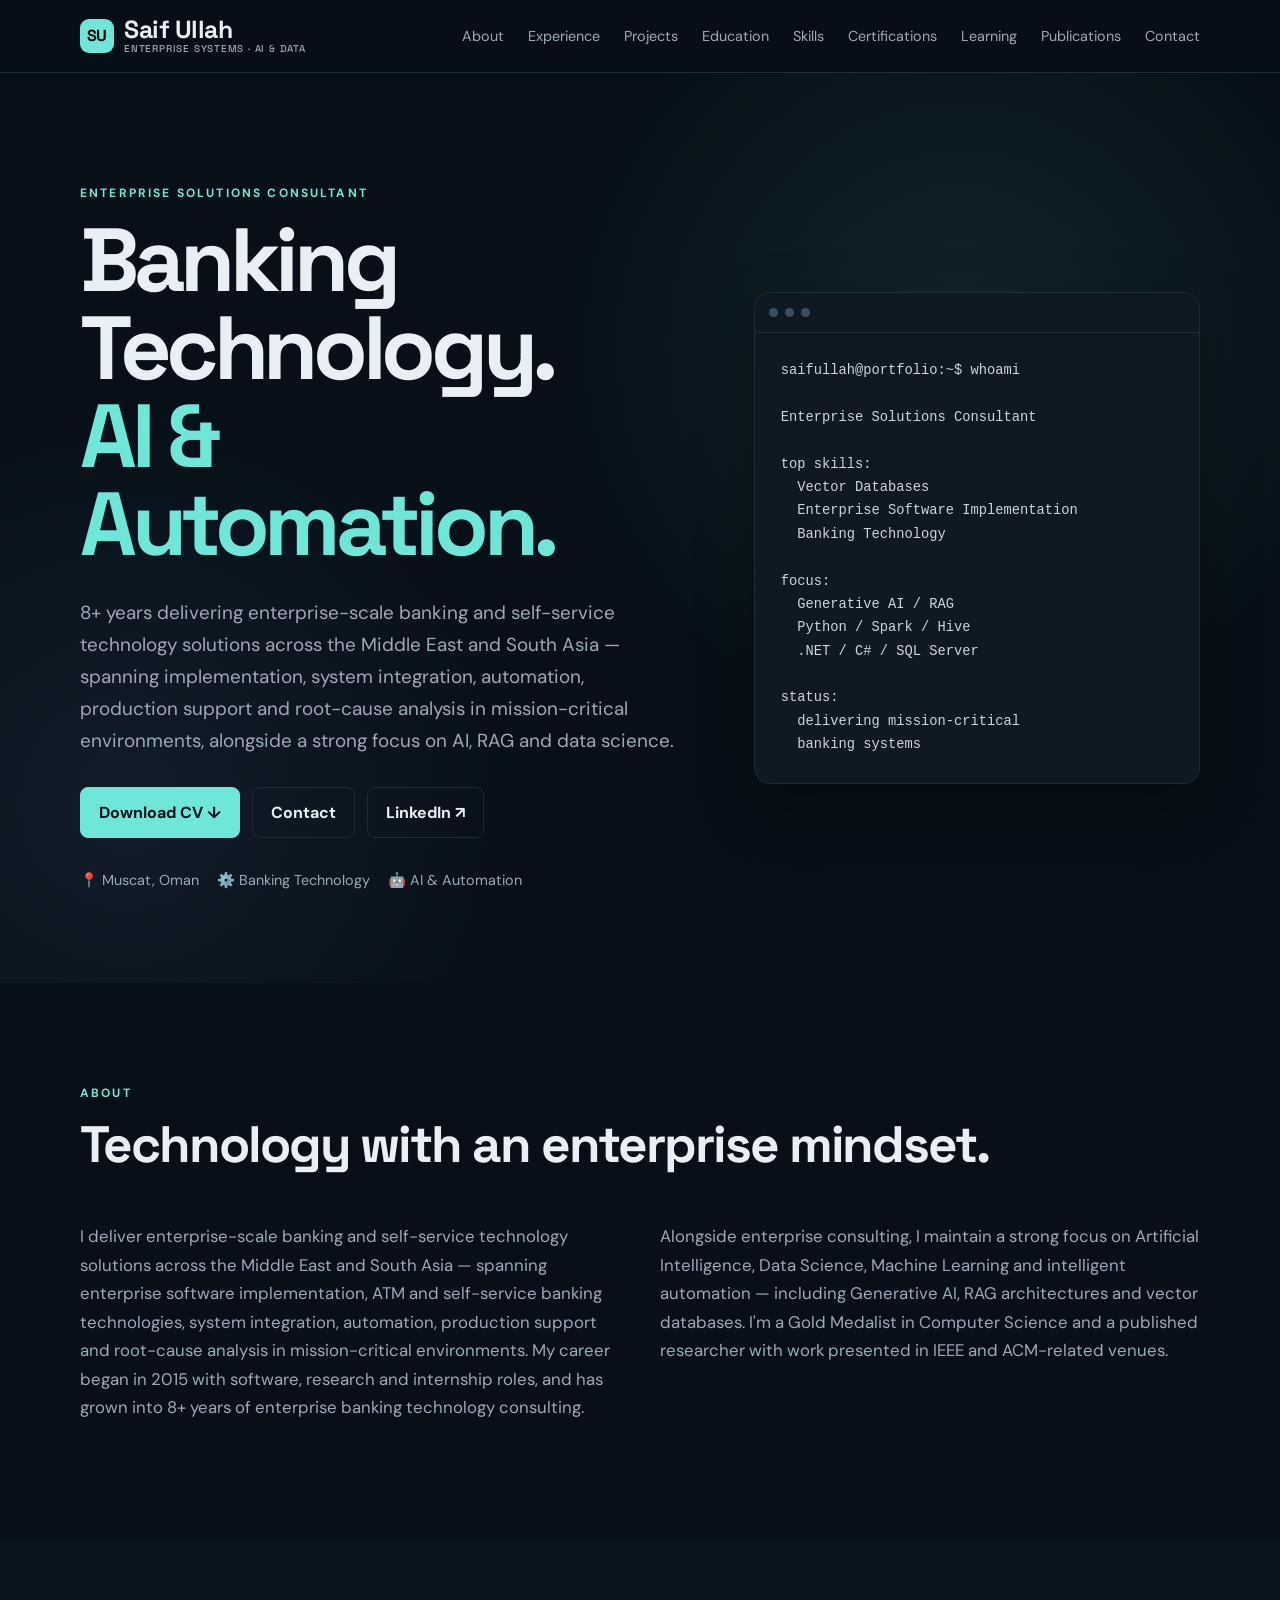
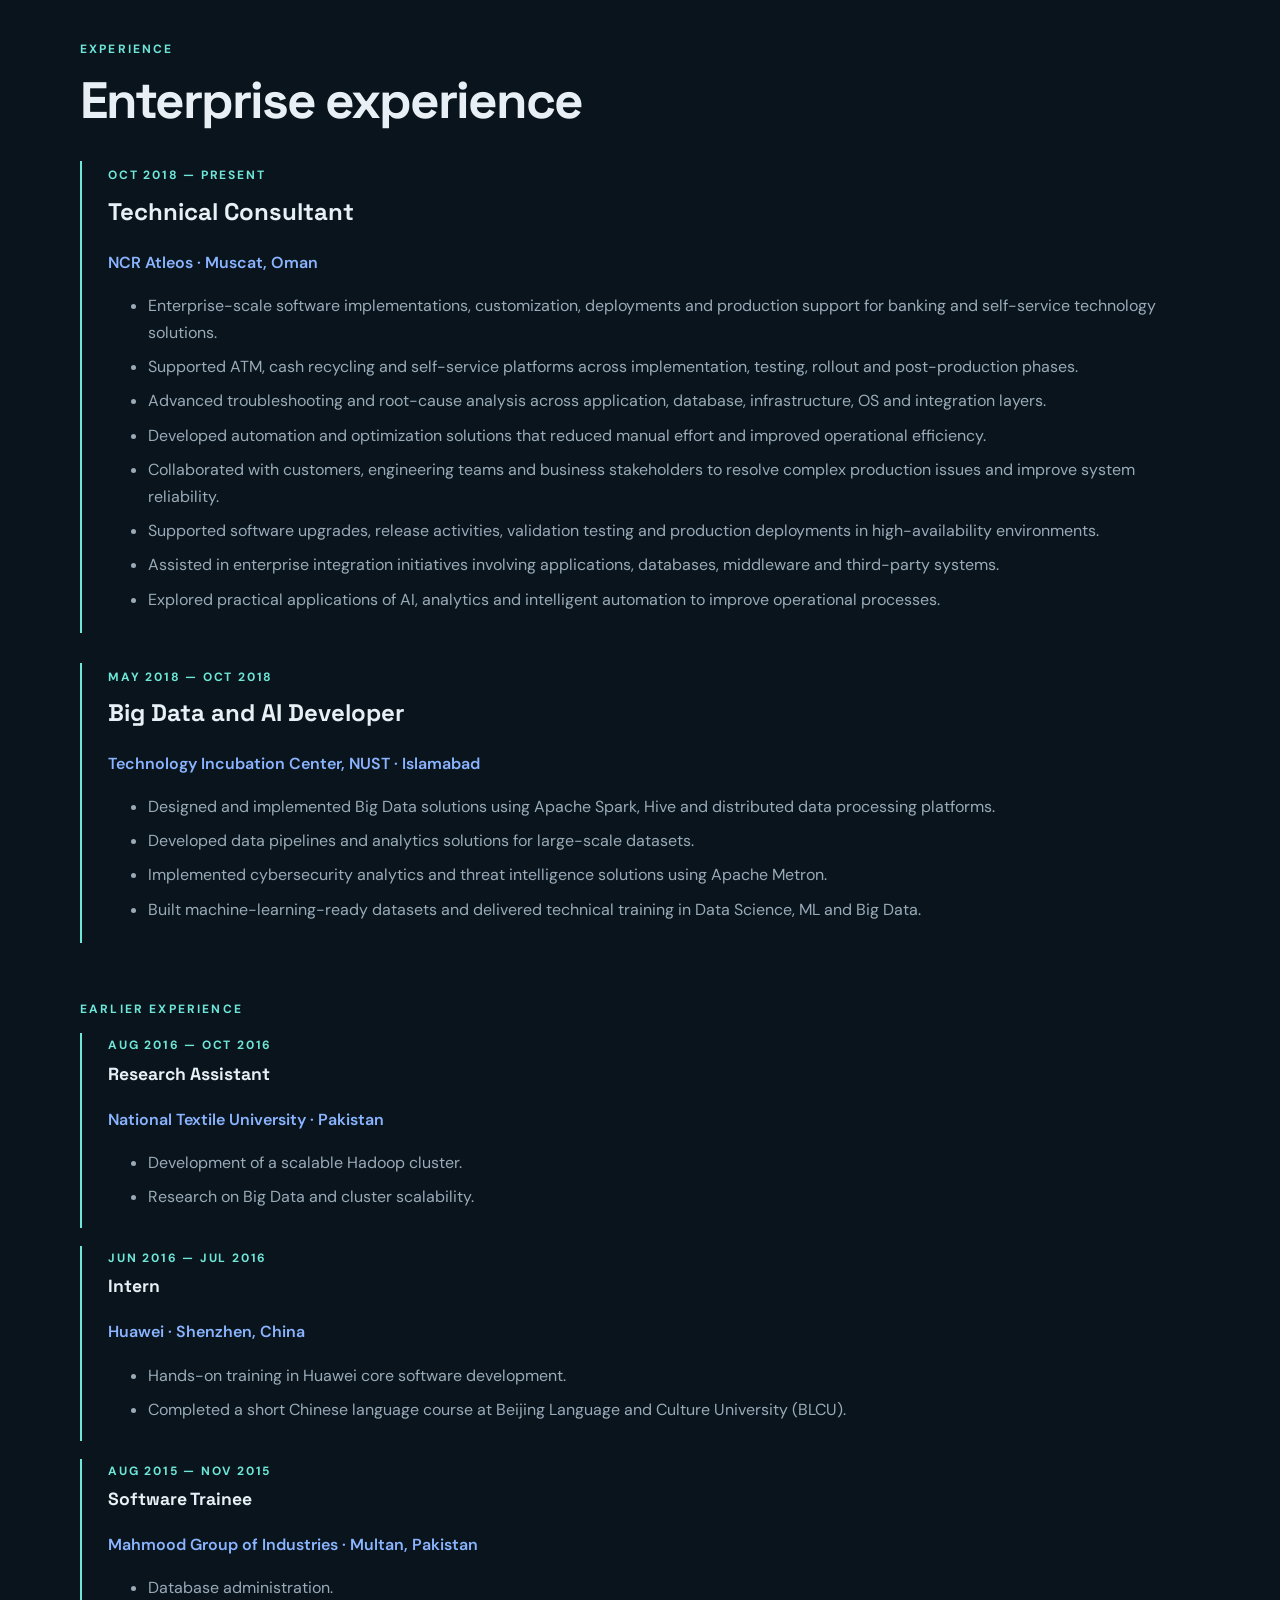
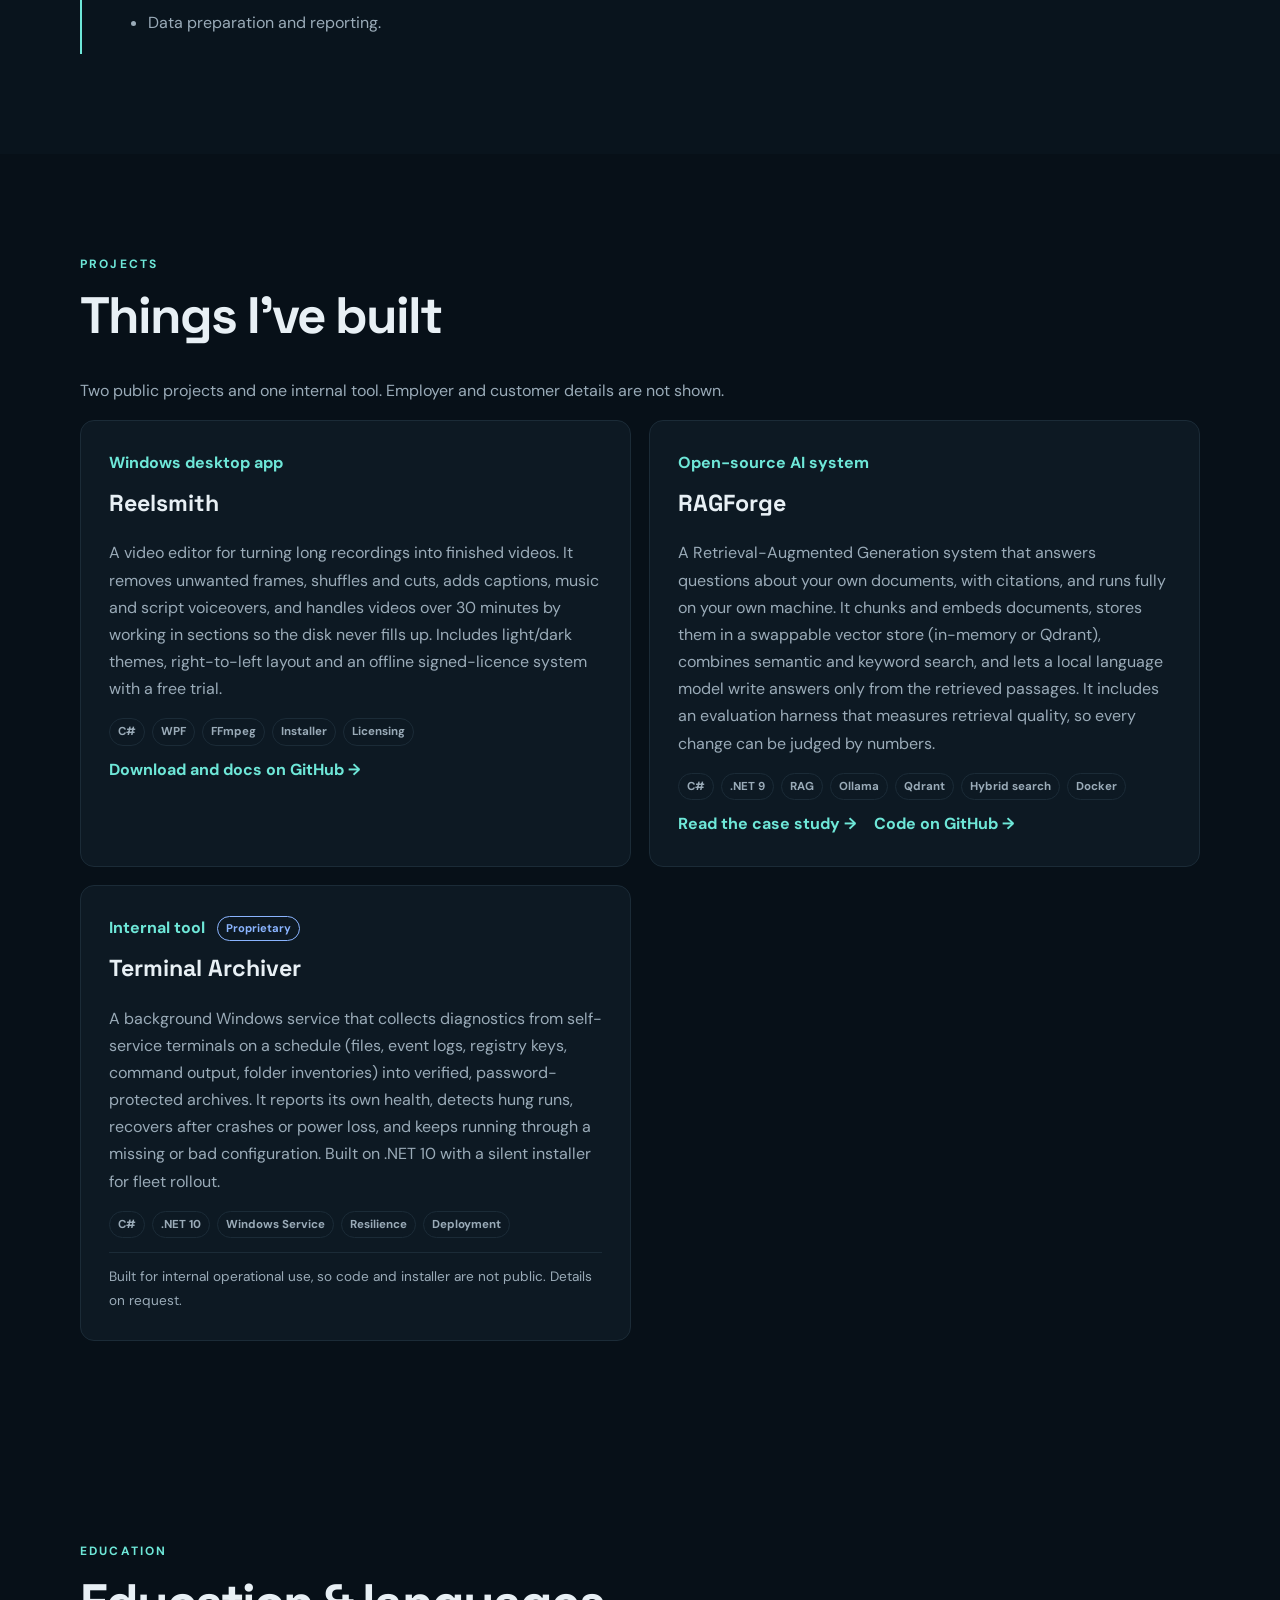
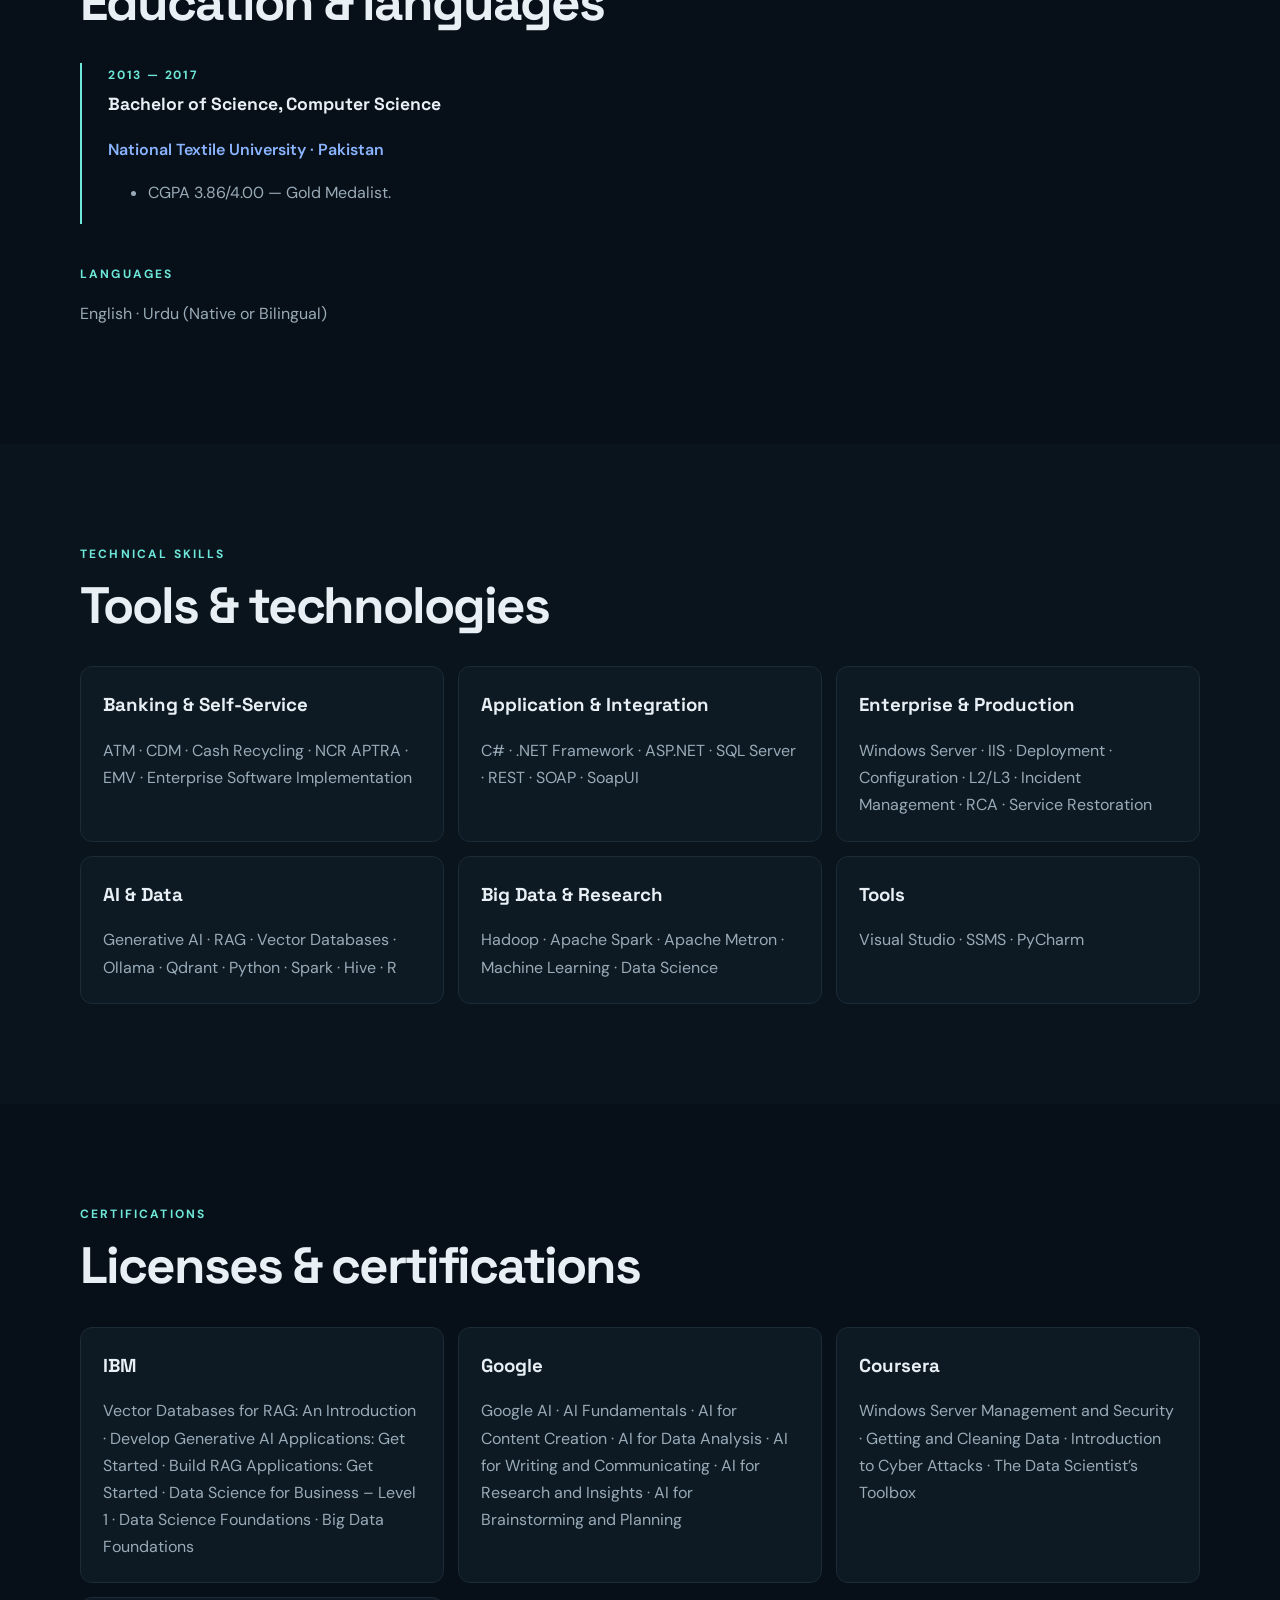
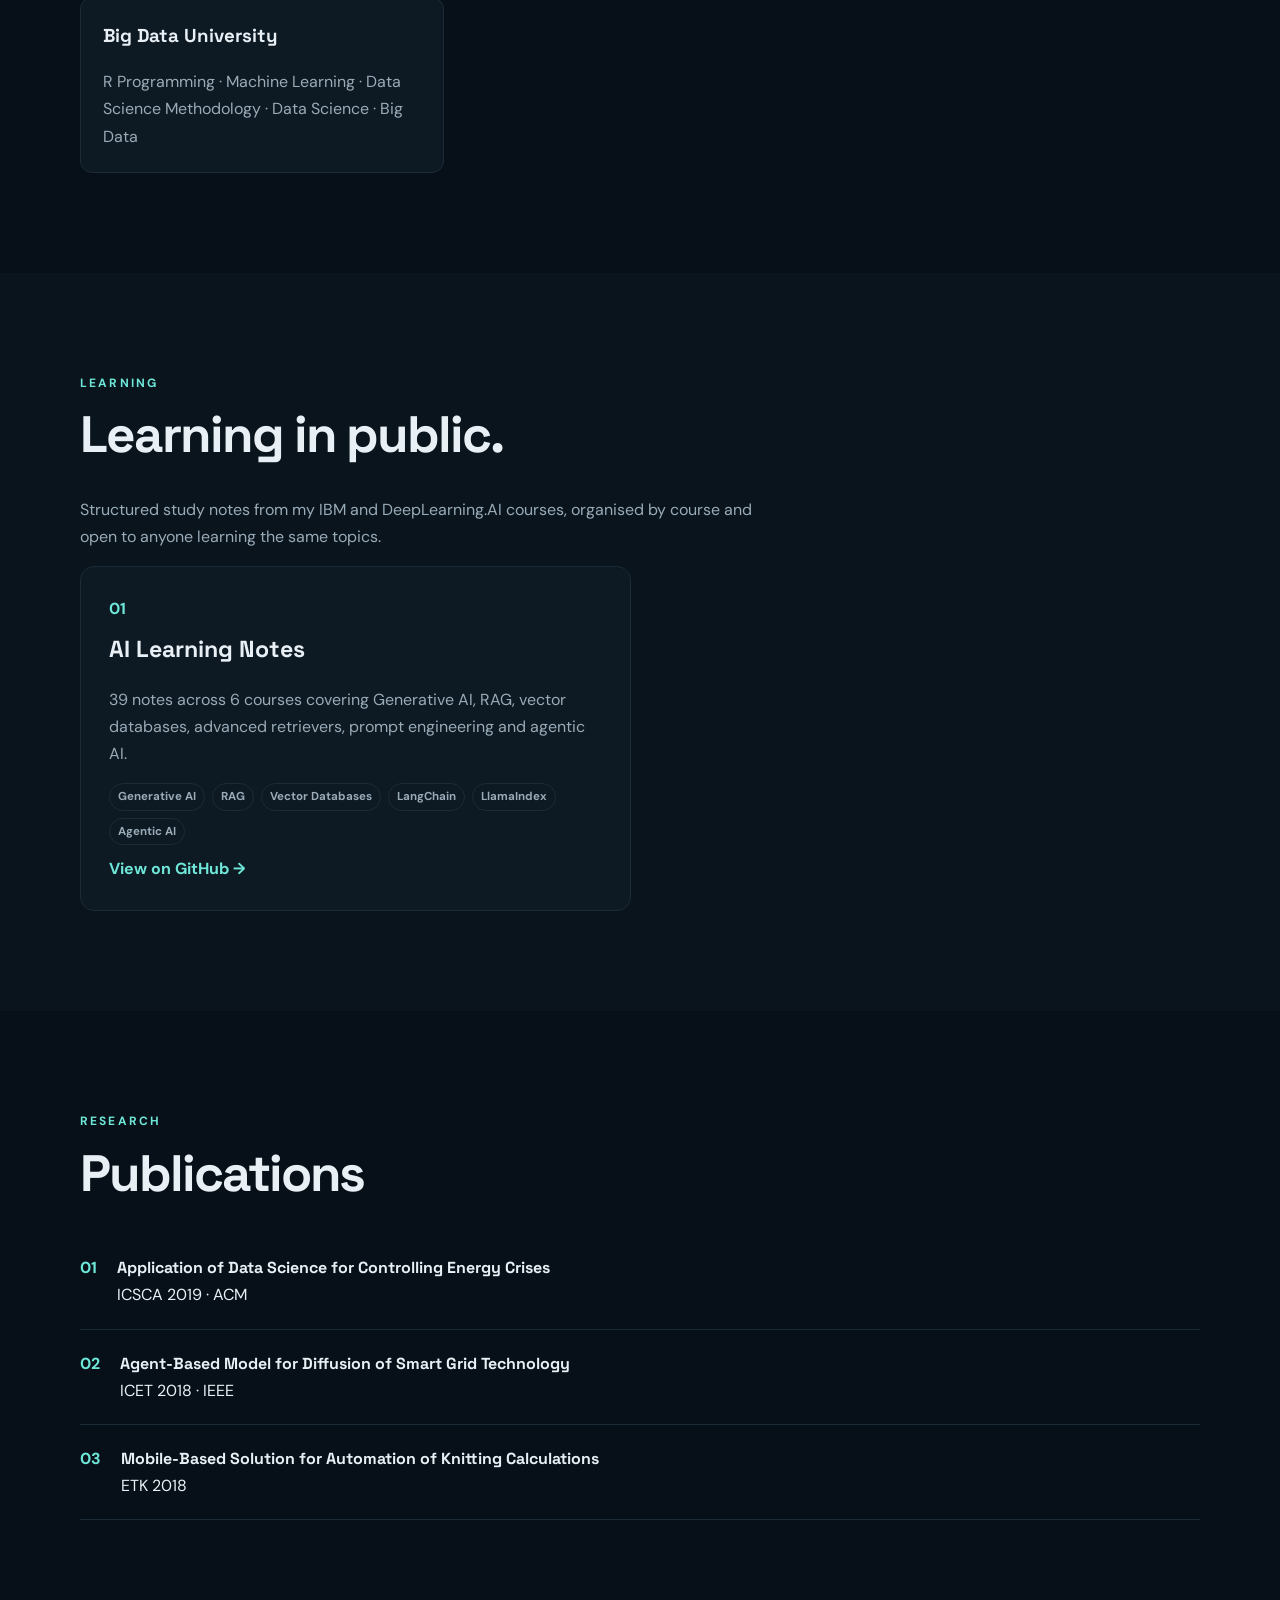
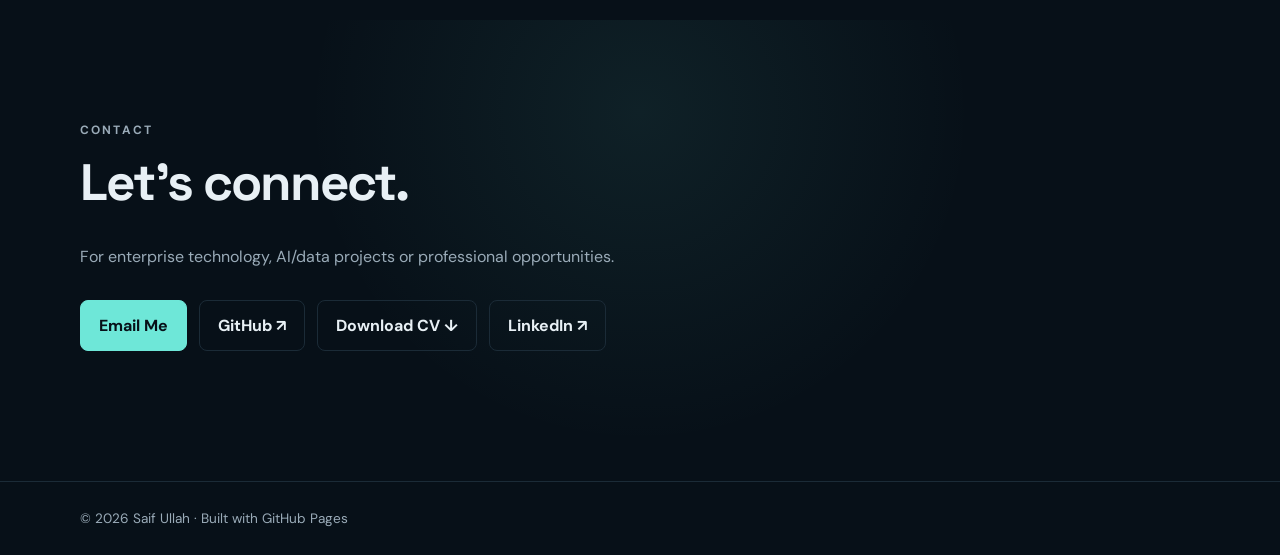
<file: index.html>
<!DOCTYPE html>
<html lang="en">
<head>
<meta charset="UTF-8">
<meta name="viewport" content="width=device-width, initial-scale=1.0">
<meta name="description" content="Saif Ullah — Enterprise Solutions Consultant specializing in Banking Technology, AI & Automation, and Digital Transformation.">
<title>Saif Ullah | Banking Technology • AI & Automation</title>
<link rel="icon" href="data:image/svg+xml,<svg xmlns=%22http://www.w3.org/2000/svg%22 viewBox=%220 0 100 100%22><text y=%22.9em%22 font-size=%2290%22>💻</text></svg>">
<meta property="og:title" content="Saif Ullah | Banking Technology • AI & Automation">
<meta property="og:description" content="Enterprise Solutions Consultant specializing in Banking Technology, AI &amp; Automation and Digital Transformation.">
<meta property="og:type" content="website">
<meta property="og:url" content="https://saifullah185032-ai.github.io/">
<meta name="twitter:card" content="summary">
<link rel="stylesheet" href="style.css">
</head>
<body>
<header class="nav">
  <div class="container nav-inner">
    <a class="brand" href="#home"><span class="brand-badge">SU</span><span class="brand-text">Saif Ullah<span class="brand-sub">Enterprise Systems · AI & Data</span></span></a>
    <nav>
      <a href="#about">About</a>
      <a href="#experience">Experience</a>
      <a href="#projects">Projects</a>
      <a href="#education">Education</a>
      <a href="#skills">Skills</a>
      <a href="#certifications">Certifications</a>
      <a href="#learning">Learning</a>
      <a href="#publications">Publications</a>
      <a href="#contact">Contact</a>
    </nav>
  </div>
</header>

<main>
<section id="home" class="hero">
  <div class="container hero-grid">
    <div>
      <p class="eyebrow">ENTERPRISE SOLUTIONS CONSULTANT</p>
      <h1>Banking Technology.<br><span>AI & Automation.</span></h1>
      <p class="lead">8+ years delivering enterprise-scale banking and self-service technology solutions across the Middle East and South Asia — spanning implementation, system integration, automation, production support and root-cause analysis in mission-critical environments, alongside a strong focus on AI, RAG and data science.</p>
      <div class="actions">
        <a class="button primary" href="assets/Saif_Ullah_CV.pdf" target="_blank" rel="noopener">Download CV ↓</a>
        <a class="button secondary" href="#contact">Contact</a><a class="button secondary" href="https://www.linkedin.com/in/saif-ullah-1754b086/" target="_blank" rel="noopener">LinkedIn ↗</a>
      </div>
      <div class="quick">
        <span>📍 Muscat, Oman</span>
        <span>⚙️ Banking Technology</span>
        <span>🤖 AI & Automation</span>
      </div>
    </div>
    <div class="hero-card">
      <div class="terminal-top"><i></i><i></i><i></i></div>
      <pre><code>saifullah@portfolio:~$ whoami

Enterprise Solutions Consultant

top skills:
  Vector Databases
  Enterprise Software Implementation
  Banking Technology

focus:
  Generative AI / RAG
  Python / Spark / Hive
  .NET / C# / SQL Server

status:
  delivering mission-critical
  banking systems</code></pre>
    </div>
  </div>
</section>

<section id="about" class="section">
<div class="container">
  <p class="eyebrow">ABOUT</p>
  <h2>Technology with an enterprise mindset.</h2>
  <div class="two-col">
    <p>I deliver enterprise-scale banking and self-service technology solutions across the Middle East and South Asia — spanning enterprise software implementation, ATM and self-service banking technologies, system integration, automation, production support and root-cause analysis in mission-critical environments. My career began in 2015 with software, research and internship roles, and has grown into 8+ years of enterprise banking technology consulting.</p>
    <p>Alongside enterprise consulting, I maintain a strong focus on Artificial Intelligence, Data Science, Machine Learning and intelligent automation — including Generative AI, RAG architectures and vector databases. I'm a Gold Medalist in Computer Science and a published researcher with work presented in IEEE and ACM-related venues.</p>
  </div>
</div>
</section>

<section id="experience" class="section alt">
<div class="container">
  <p class="eyebrow">EXPERIENCE</p>
  <h2>Enterprise experience</h2>
  <div class="timeline">
    <article>
      <div class="date">OCT 2018 — PRESENT</div>
      <h3>Technical Consultant</h3>
      <p class="company">NCR Atleos · Muscat, Oman</p>
      <ul>
        <li>Enterprise-scale software implementations, customization, deployments and production support for banking and self-service technology solutions.</li>
        <li>Supported ATM, cash recycling and self-service platforms across implementation, testing, rollout and post-production phases.</li>
        <li>Advanced troubleshooting and root-cause analysis across application, database, infrastructure, OS and integration layers.</li>
        <li>Developed automation and optimization solutions that reduced manual effort and improved operational efficiency.</li>
        <li>Collaborated with customers, engineering teams and business stakeholders to resolve complex production issues and improve system reliability.</li>
        <li>Supported software upgrades, release activities, validation testing and production deployments in high-availability environments.</li>
        <li>Assisted in enterprise integration initiatives involving applications, databases, middleware and third-party systems.</li>
        <li>Explored practical applications of AI, analytics and intelligent automation to improve operational processes.</li>
      </ul>
    </article>
    <article>
      <div class="date">MAY 2018 — OCT 2018</div>
      <h3>Big Data and AI Developer</h3>
      <p class="company">Technology Incubation Center, NUST · Islamabad</p>
      <ul>
        <li>Designed and implemented Big Data solutions using Apache Spark, Hive and distributed data processing platforms.</li>
        <li>Developed data pipelines and analytics solutions for large-scale datasets.</li>
        <li>Implemented cybersecurity analytics and threat intelligence solutions using Apache Metron.</li>
        <li>Built machine-learning-ready datasets and delivered technical training in Data Science, ML and Big Data.</li>
      </ul>
    </article>
  </div>

  <p class="eyebrow" style="margin-top:56px">EARLIER EXPERIENCE</p>
  <div class="timeline timeline-compact">
    <article>
      <div class="date">AUG 2016 — OCT 2016</div>
      <h3>Research Assistant</h3>
      <p class="company">National Textile University · Pakistan</p>
      <ul>
        <li>Development of a scalable Hadoop cluster.</li>
        <li>Research on Big Data and cluster scalability.</li>
      </ul>
    </article>
    <article>
      <div class="date">JUN 2016 — JUL 2016</div>
      <h3>Intern</h3>
      <p class="company">Huawei · Shenzhen, China</p>
      <ul>
        <li>Hands-on training in Huawei core software development.</li>
        <li>Completed a short Chinese language course at Beijing Language and Culture University (BLCU).</li>
      </ul>
    </article>
    <article>
      <div class="date">AUG 2015 — NOV 2015</div>
      <h3>Software Trainee</h3>
      <p class="company">Mahmood Group of Industries · Multan, Pakistan</p>
      <ul>
        <li>Database administration.</li>
        <li>Data preparation and reporting.</li>
      </ul>
    </article>
  </div>
</div>
</section>

<section id="projects" class="section">
<div class="container">
  <p class="eyebrow">PROJECTS</p>
  <h2>Things I've built</h2>
  <p class="section-intro">Two public projects and one internal tool. Employer and customer details are not shown.</p>
  <div class="cards">
    <article class="card"><span>Windows desktop app</span><h3>Reelsmith</h3><p>A video editor for turning long recordings into finished videos. It removes unwanted frames, shuffles and cuts, adds captions, music and script voiceovers, and handles videos over 30 minutes by working in sections so the disk never fills up. Includes light/dark themes, right-to-left layout and an offline signed-licence system with a free trial.</p><div class="tags"><b>C#</b><b>WPF</b><b>FFmpeg</b><b>Installer</b><b>Licensing</b></div><a href="https://github.com/saifullah185032-ai/reelsmith" class="repo-pending" data-repo="reelsmith" target="_blank" rel="noopener">Download and docs on GitHub →</a></article>
    <article class="card"><span>Open-source AI system</span><h3>RAGForge</h3><p>A Retrieval-Augmented Generation system that answers questions about your own documents, with citations, and runs fully on your own machine. It chunks and embeds documents, stores them in a swappable vector store (in-memory or Qdrant), combines semantic and keyword search, and lets a local language model write answers only from the retrieved passages. It includes an evaluation harness that measures retrieval quality, so every change can be judged by numbers.</p><div class="tags"><b>C#</b><b>.NET 9</b><b>RAG</b><b>Ollama</b><b>Qdrant</b><b>Hybrid search</b><b>Docker</b></div><a href="ragforge.html" style="margin-right:18px">Read the case study →</a><a href="https://github.com/saifullah185032-ai/RAGForge" class="repo-pending" data-repo="RAGForge" target="_blank" rel="noopener">Code on GitHub →</a></article>
    <article class="card"><span>Internal tool <b class="badge">Proprietary</b></span><h3>Terminal Archiver</h3><p>A background Windows service that collects diagnostics from self-service terminals on a schedule (files, event logs, registry keys, command output, folder inventories) into verified, password-protected archives. It reports its own health, detects hung runs, recovers after crashes or power loss, and keeps running through a missing or bad configuration. Built on .NET 10 with a silent installer for fleet rollout.</p><div class="tags"><b>C#</b><b>.NET 10</b><b>Windows Service</b><b>Resilience</b><b>Deployment</b></div><p class="note">Built for internal operational use, so code and installer are not public. Details on request.</p></article>
  </div>
  <script>
  // Show the GitHub link only if the repo exists. Only a 404 counts as missing (a 403 rate limit does not).
  document.querySelectorAll('.repo-pending').forEach(function(link){
    fetch('https://api.github.com/repos/saifullah185032-ai/' + link.getAttribute('data-repo'))
      .then(function(r){ if(r.status === 404){ throw new Error('missing'); } })
      .catch(function(e){
        if(e.message === 'missing'){ link.removeAttribute('href'); link.textContent = 'Repository coming soon'; link.classList.add('disabled-link'); }
      });
  });
  </script>
</div>
</section>

<!-- HIDDEN FOR NOW: "Live" section.
     To re-enable, move the block back in and re-add the nav links.
     NOTE: in the repo-check script, treat ONLY a 404 as "missing" (a 403 rate-limit currently makes real repos look missing).
<section id="live" class="section alt">
<div class="container">
  <p class="eyebrow">LIVE</p>
  <h2>Real-time from GitHub</h2>
  <p class="section-intro">Pulled live from the GitHub API on every page load — not a static screenshot.</p>
  <div class="live-grid" id="live-grid">
    <div class="live-stat"><span class="live-value" id="live-repos">—</span><span class="live-label">Public repositories</span></div>
    <div class="live-stat"><span class="live-value" id="live-followers">—</span><span class="live-label">Followers</span></div>
    <div class="live-stat"><span class="live-value" id="live-time">—</span><span class="live-label">Local time · Muscat, Oman</span></div>
  </div>
</div>
</section>
<script>
(function(){
  fetch('https://api.github.com/users/saifullah185032-ai')
    .then(function(r){ return r.json(); })
    .then(function(u){
      document.getElementById('live-repos').textContent = u.public_repos;
      document.getElementById('live-followers').textContent = u.followers;
    })
    .catch(function(){});
  function updateClock(){
    var now = new Date();
    var oman = new Date(now.toLocaleString('en-US', { timeZone: 'Asia/Muscat' }));
    var h = oman.getHours().toString().padStart(2,'0');
    var m = oman.getMinutes().toString().padStart(2,'0');
    document.getElementById('live-time').textContent = h + ':' + m;
  }
  updateClock();
  setInterval(updateClock, 30000);
})();
</script>

-->

<section id="education" class="section">
<div class="container">
  <p class="eyebrow">EDUCATION</p>
  <h2>Education &amp; languages</h2>
  <div class="timeline timeline-compact">
    <article>
      <div class="date">2013 — 2017</div>
      <h3>Bachelor of Science, Computer Science</h3>
      <p class="company">National Textile University · Pakistan</p>
      <ul>
        <li>CGPA 3.86/4.00 — Gold Medalist.</li>
      </ul>
    </article>
  </div>
  <p class="eyebrow" style="margin-top:40px">LANGUAGES</p>
  <p class="section-intro">English · Urdu (Native or Bilingual)</p>
</div>
</section>

<section id="skills" class="section alt">
<div class="container">
  <p class="eyebrow">TECHNICAL SKILLS</p>
  <h2>Tools &amp; technologies</h2>
  <div class="skill-grid">
    <div><h3>Banking &amp; Self-Service</h3><p>ATM · CDM · Cash Recycling · NCR APTRA · EMV · Enterprise Software Implementation</p></div>
    <div><h3>Application &amp; Integration</h3><p>C# · .NET Framework · ASP.NET · SQL Server · REST · SOAP · SoapUI</p></div>
    <div><h3>Enterprise &amp; Production</h3><p>Windows Server · IIS · Deployment · Configuration · L2/L3 · Incident Management · RCA · Service Restoration</p></div>
    <div><h3>AI &amp; Data</h3><p>Generative AI · RAG · Vector Databases · Ollama · Qdrant · Python · Spark · Hive · R</p></div>
    <div><h3>Big Data &amp; Research</h3><p>Hadoop · Apache Spark · Apache Metron · Machine Learning · Data Science</p></div>
    <div><h3>Tools</h3><p>Visual Studio · SSMS · PyCharm</p></div>
  </div>
</div>
</section>

<section id="certifications" class="section">
<div class="container">
  <p class="eyebrow">CERTIFICATIONS</p>
  <h2>Licenses &amp; certifications</h2>
  <div class="skill-grid">
    <div><h3>IBM</h3><p>Vector Databases for RAG: An Introduction · Develop Generative AI Applications: Get Started · Build RAG Applications: Get Started · Data Science for Business – Level 1 · Data Science Foundations · Big Data Foundations</p></div>
    <div><h3>Google</h3><p>Google AI · AI Fundamentals · AI for Content Creation · AI for Data Analysis · AI for Writing and Communicating · AI for Research and Insights · AI for Brainstorming and Planning</p></div>
    <div><h3>Coursera</h3><p>Windows Server Management and Security · Getting and Cleaning Data · Introduction to Cyber Attacks · The Data Scientist’s Toolbox</p></div>
    <div><h3>Big Data University</h3><p>R Programming · Machine Learning · Data Science Methodology · Data Science · Big Data</p></div>
  </div>
</div>
</section>

<section id="learning" class="section alt">
<div class="container">
  <p class="eyebrow">LEARNING</p>
  <h2>Learning in public.</h2>
  <p class="section-intro">Structured study notes from my IBM and DeepLearning.AI courses, organised by course and open to anyone learning the same topics.</p>
  <div class="cards">
    <article class="card"><span>01</span><h3>AI Learning Notes</h3><p>39 notes across 6 courses covering Generative AI, RAG, vector databases, advanced retrievers, prompt engineering and agentic AI.</p><div class="tags"><b>Generative AI</b><b>RAG</b><b>Vector Databases</b><b>LangChain</b><b>LlamaIndex</b><b>Agentic AI</b></div><a href="https://github.com/saifullah185032-ai/ai-learning-notes" target="_blank" rel="noopener">View on GitHub →</a></article>
  </div>
</div>
</section>

<section id="publications" class="section">
<div class="container">
  <p class="eyebrow">RESEARCH</p>
  <h2>Publications</h2>
  <div class="publication"><span>01</span><p><strong>Application of Data Science for Controlling Energy Crises</strong><br>ICSCA 2019 · ACM</p></div>
  <div class="publication"><span>02</span><p><strong>Agent-Based Model for Diffusion of Smart Grid Technology</strong><br>ICET 2018 · IEEE</p></div>
  <div class="publication"><span>03</span><p><strong>Mobile-Based Solution for Automation of Knitting Calculations</strong><br>ETK 2018</p></div>
</div>
</section>

<section id="contact" class="section contact">
<div class="container">
  <p class="eyebrow">CONTACT</p>
  <h2>Let's connect.</h2>
  <p>For enterprise technology, AI/data projects or professional opportunities.</p>
  <div class="actions">
    <a class="button primary" href="mailto:Saif.pro.ds@gmail.com">Email Me</a>
    <a class="button secondary" href="https://github.com/saifullah185032-ai" target="_blank" rel="noopener">GitHub ↗</a>
    <a class="button secondary" href="assets/Saif_Ullah_CV.pdf" target="_blank">Download CV ↓</a><a class="button secondary" href="https://www.linkedin.com/in/saif-ullah-1754b086/" target="_blank" rel="noopener">LinkedIn ↗</a>
  </div>
</div>
</section>
</main>

<footer><div class="container">© 2026 Saif Ullah · Built with GitHub Pages</div></footer>
</body>
</html>
</file>
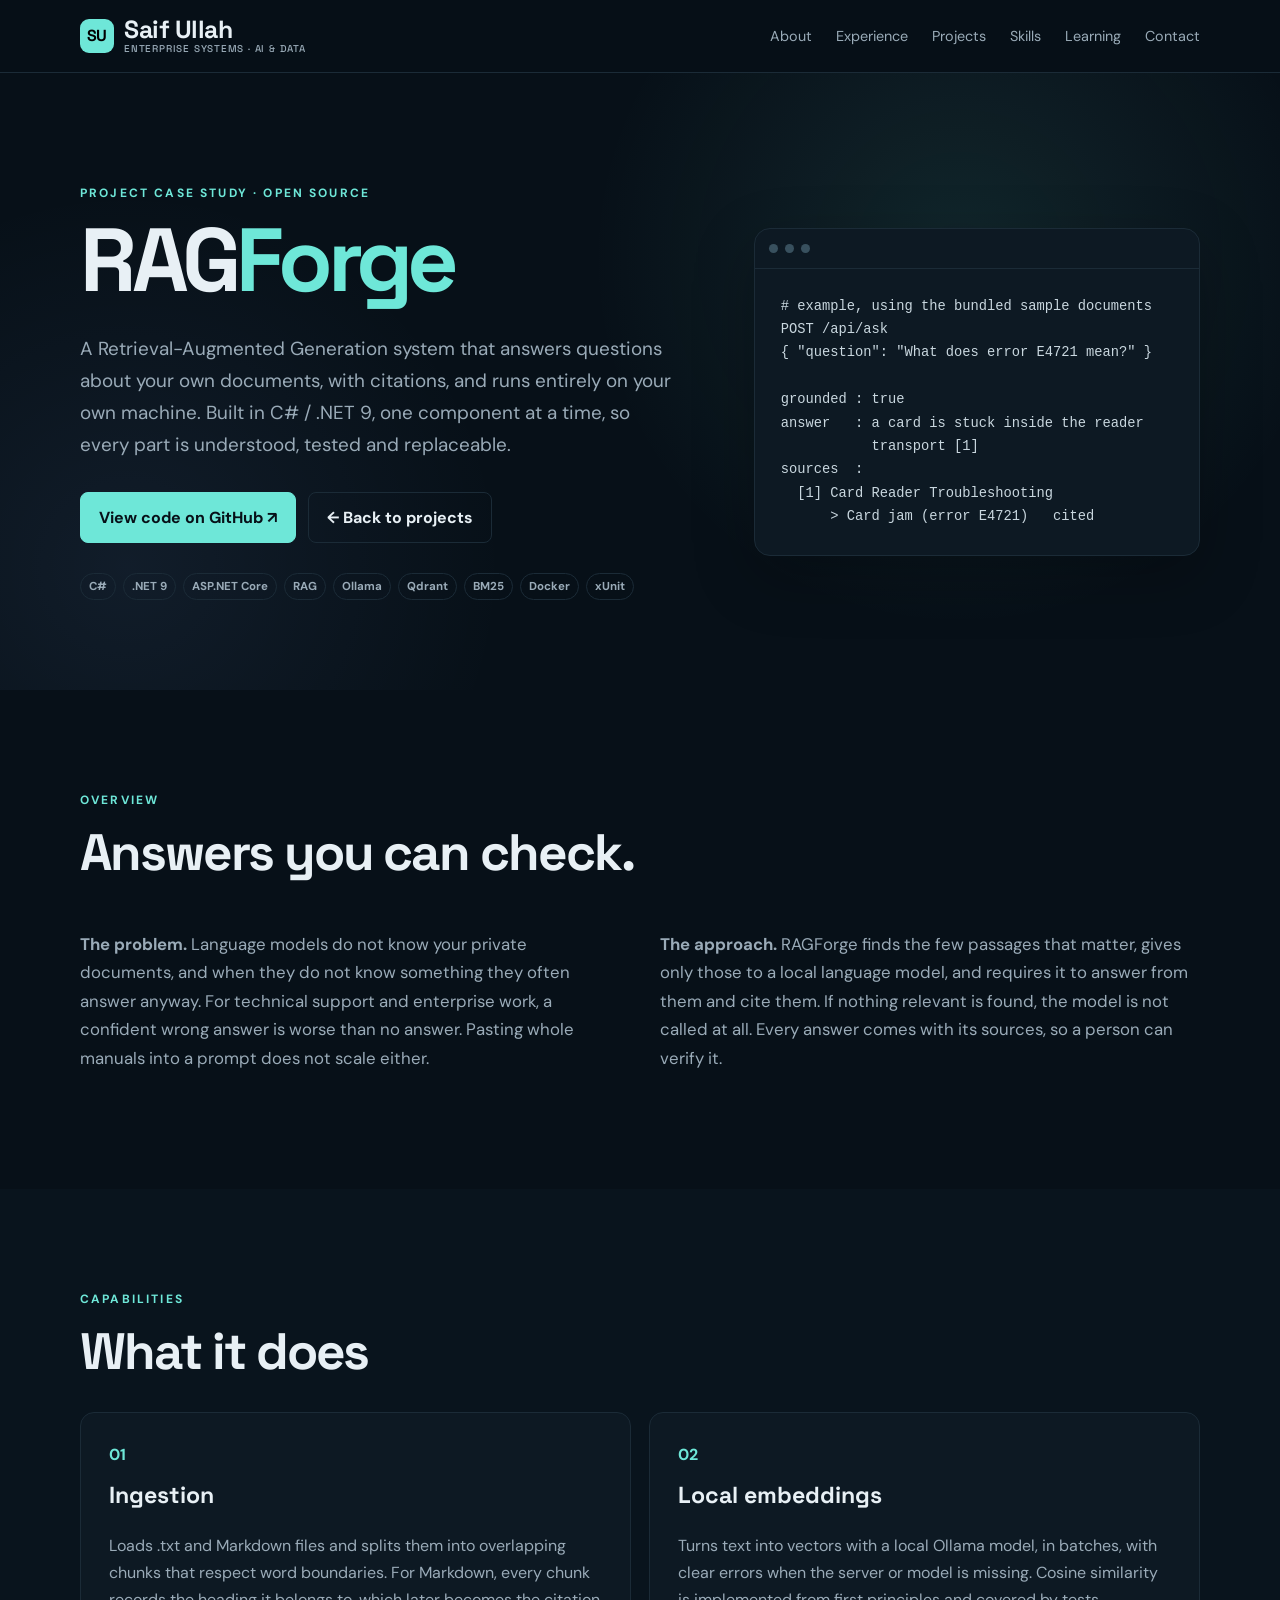
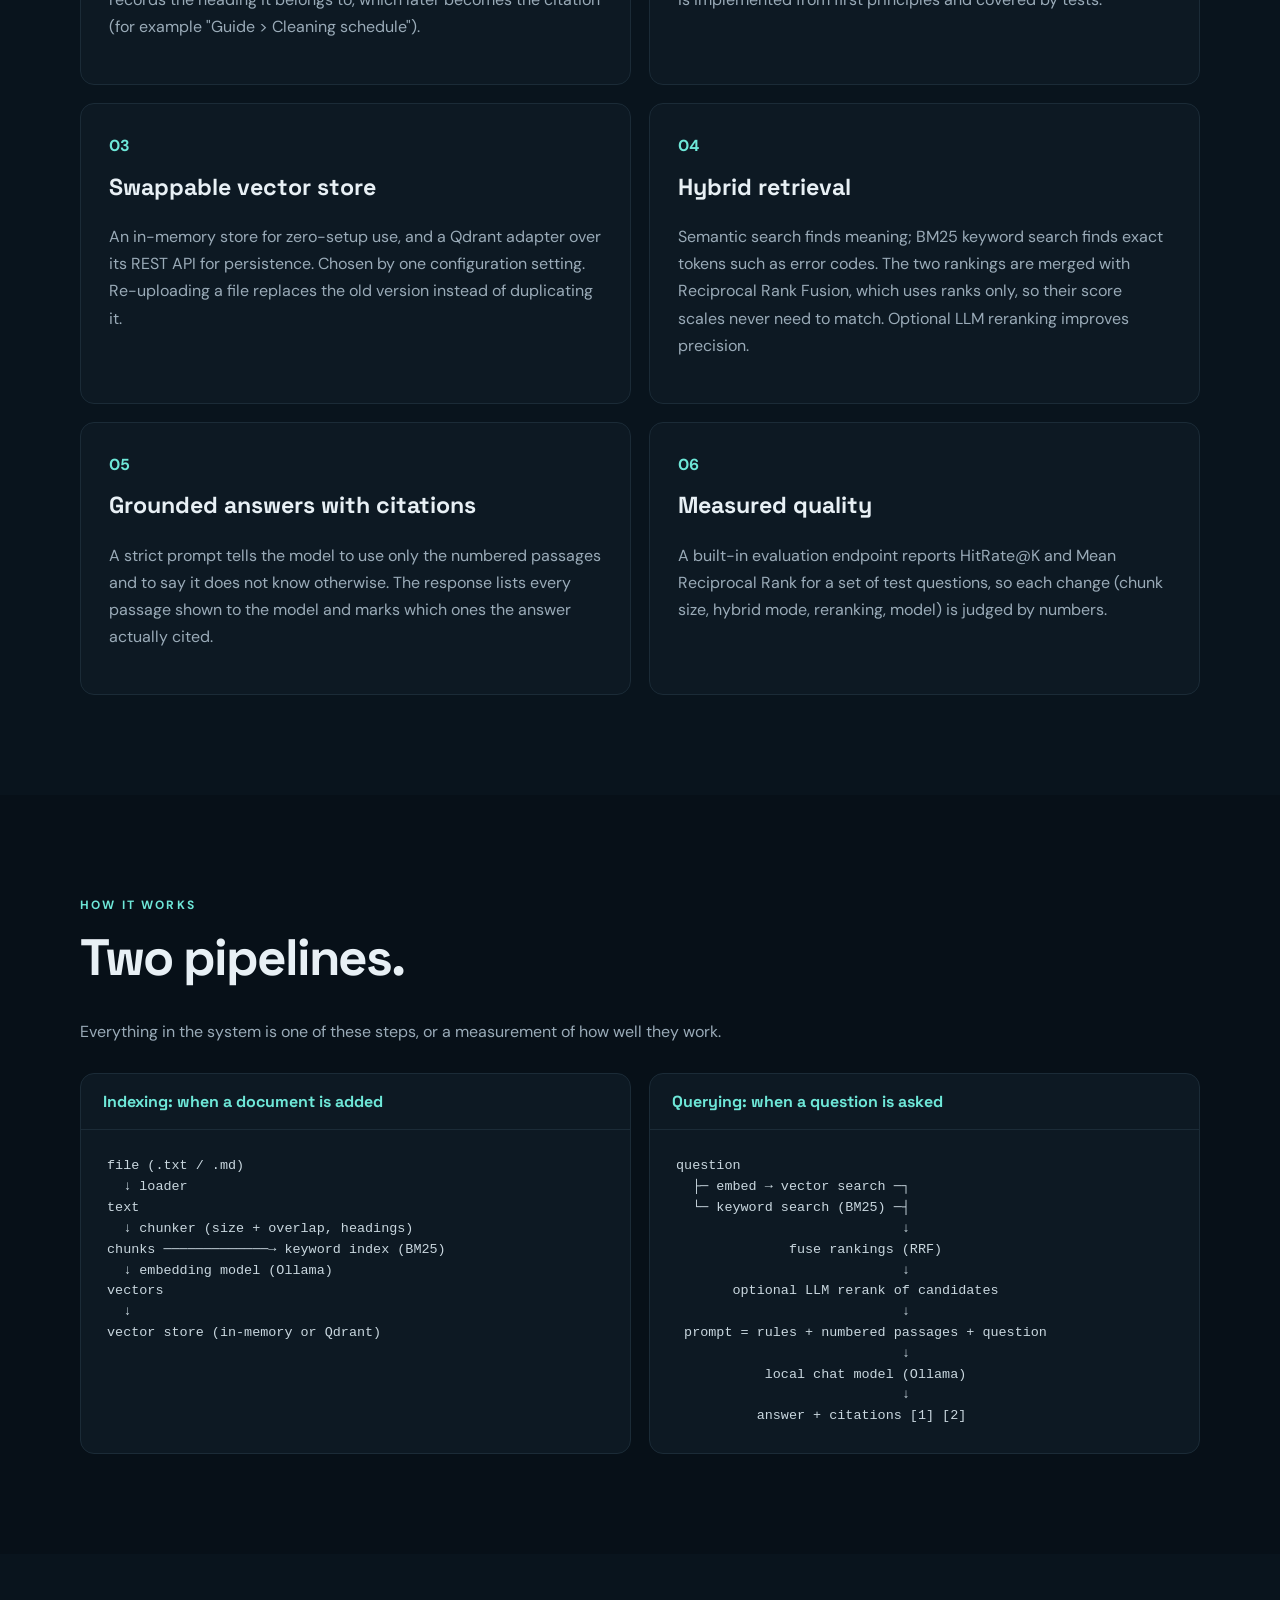
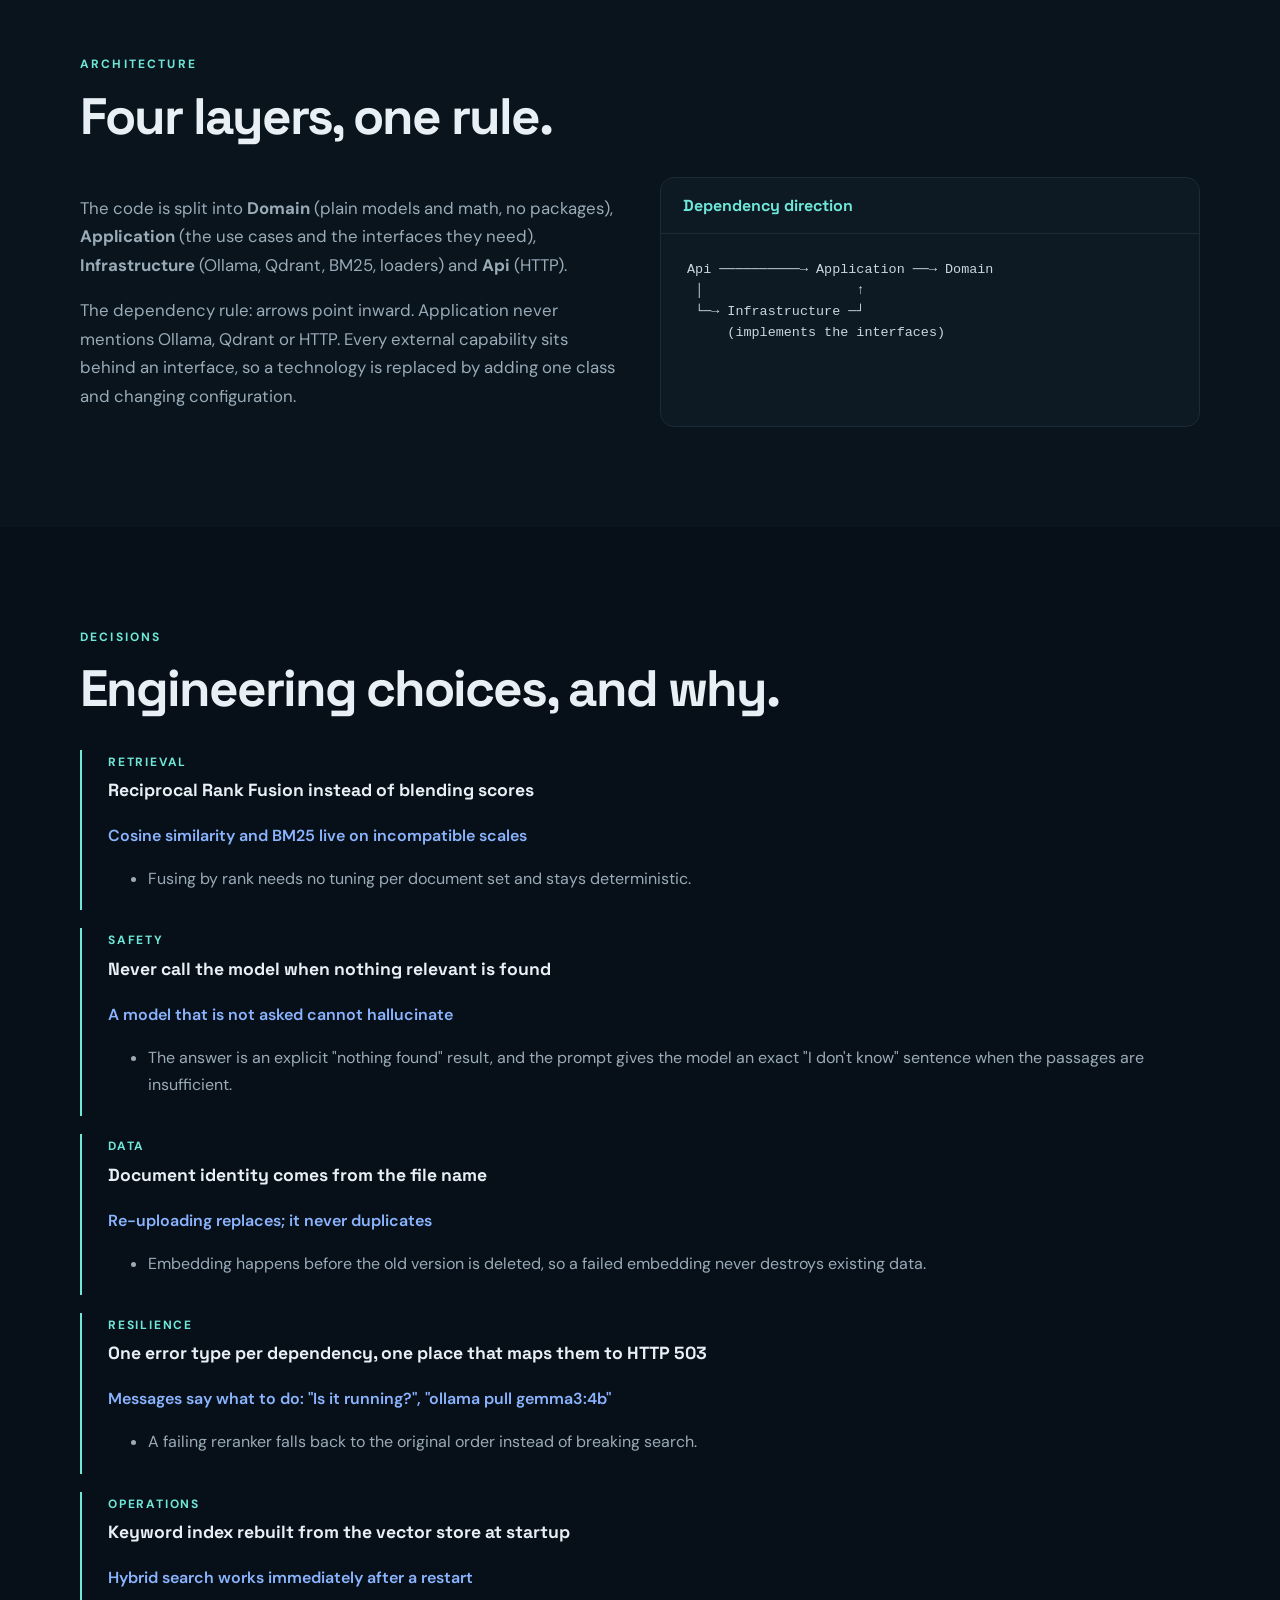
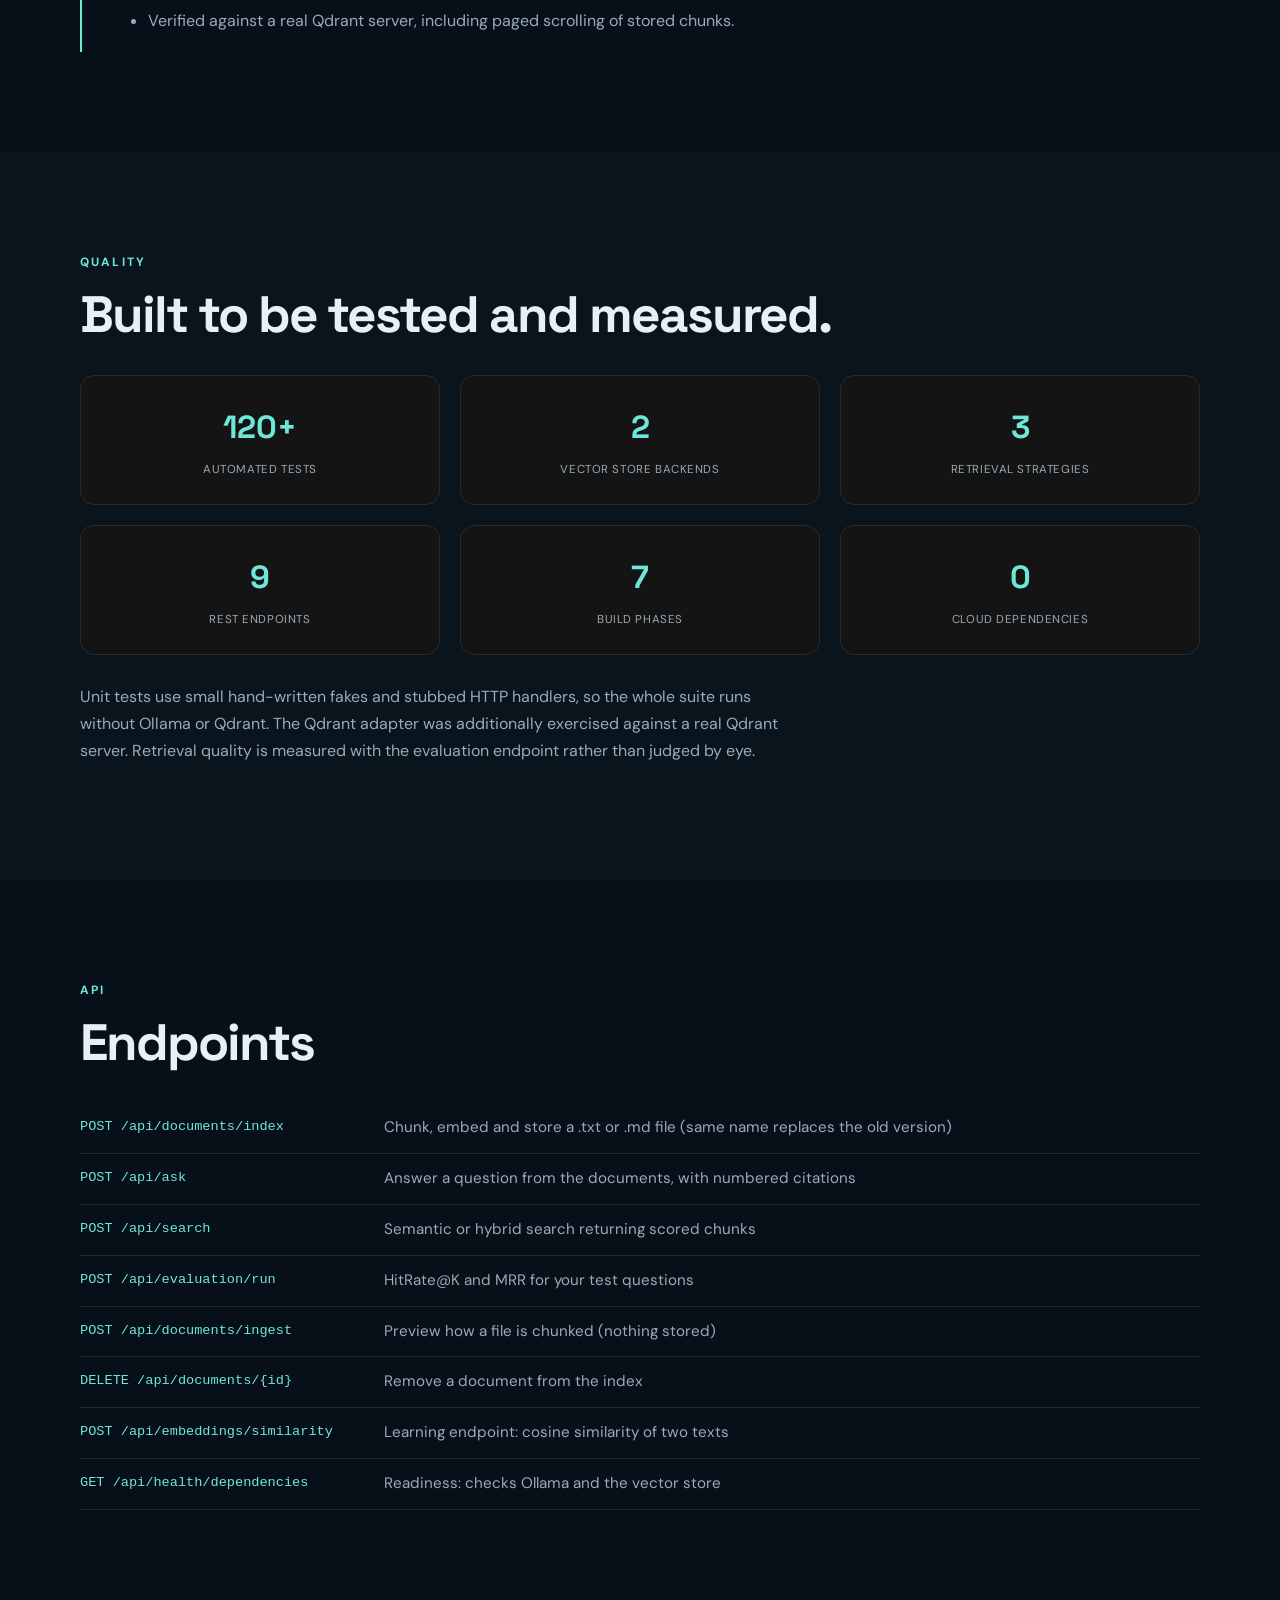
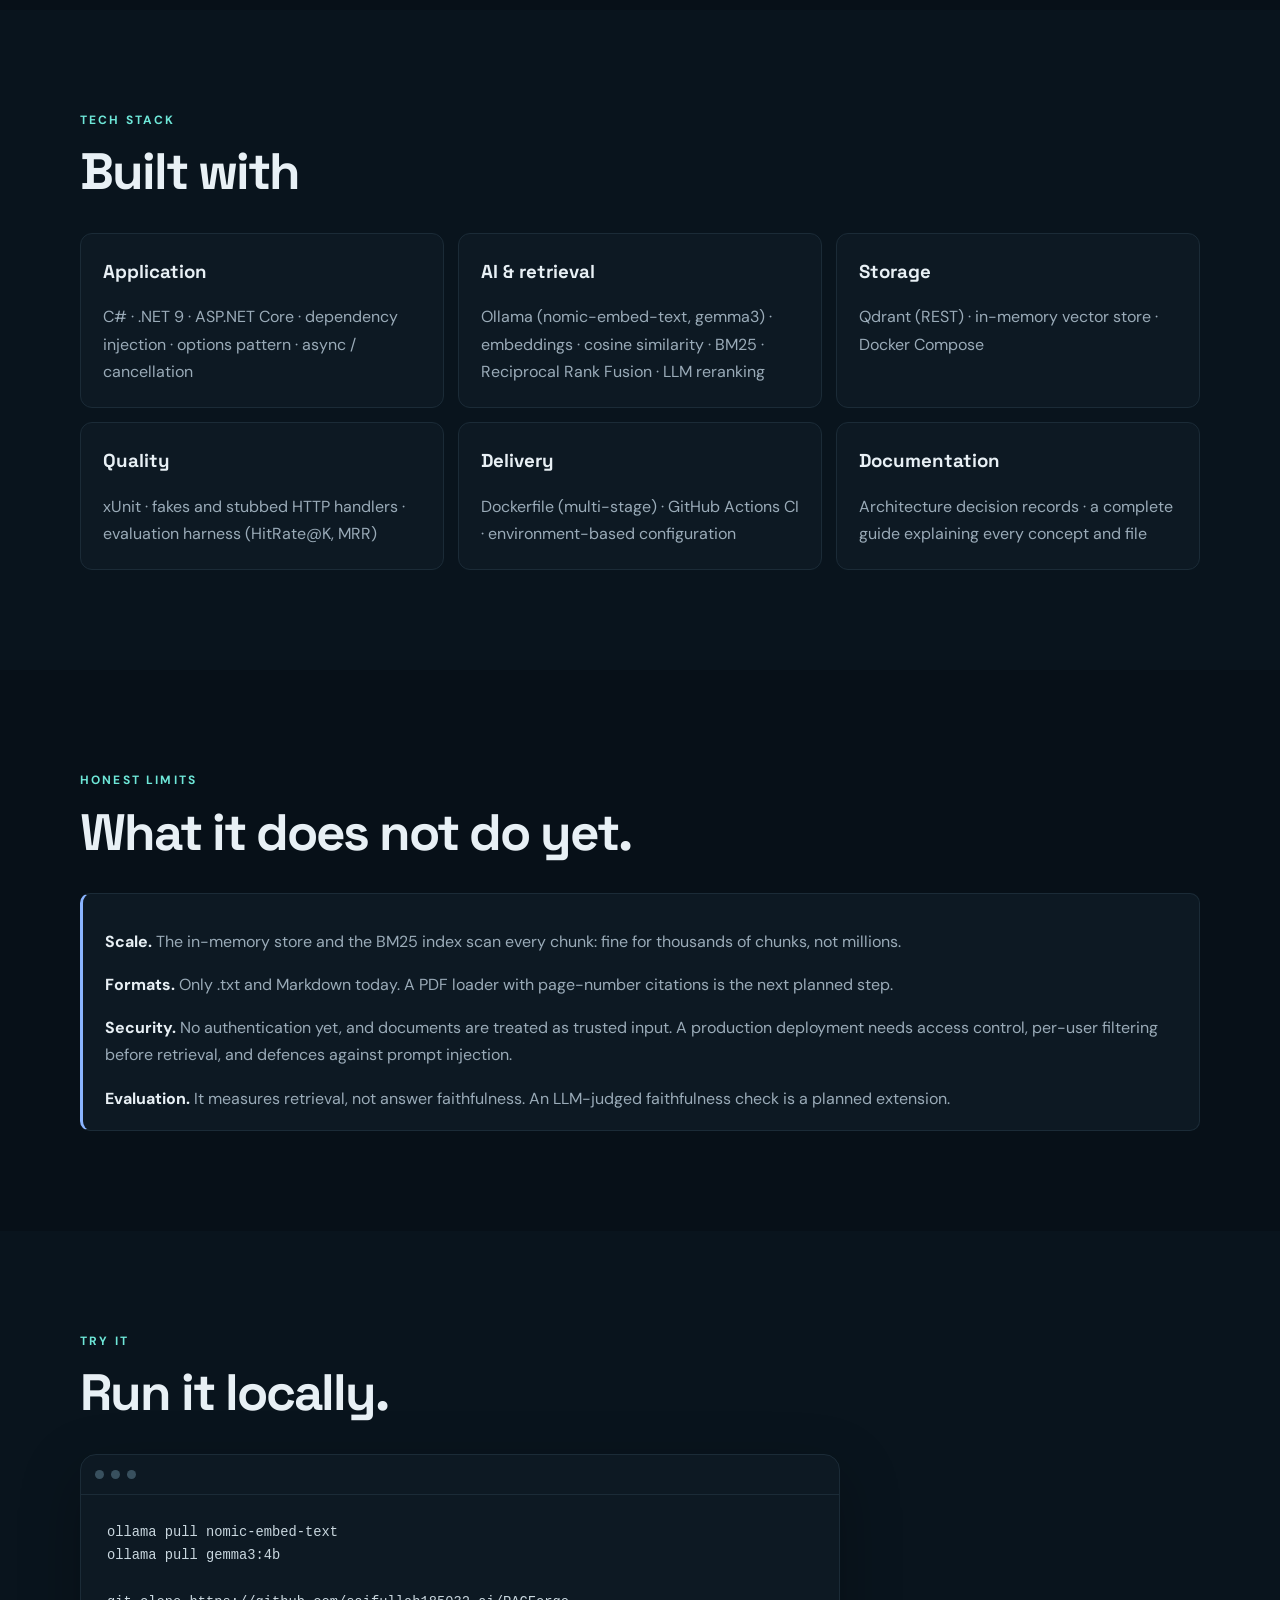
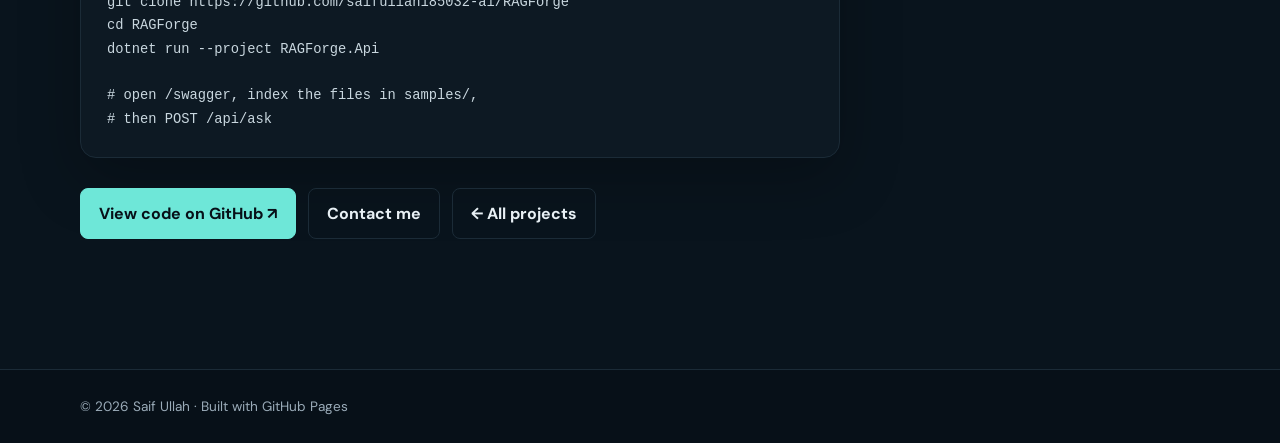
<file: ragforge.html>
<!DOCTYPE html>
<html lang="en">
<head>
<meta charset="UTF-8">
<meta name="viewport" content="width=device-width, initial-scale=1.0">
<meta name="description" content="RAGForge — a local-first Retrieval-Augmented Generation system in C# / .NET 9 with hybrid search, citations and an evaluation harness. Project case study by Saif Ullah.">
<title>RAGForge | Project case study | Saif Ullah</title>
<link rel="icon" href="data:image/svg+xml,<svg xmlns=%22http://www.w3.org/2000/svg%22 viewBox=%220 0 100 100%22><text y=%22.9em%22 font-size=%2290%22>💻</text></svg>">
<meta property="og:title" content="RAGForge | Project case study | Saif Ullah">
<meta property="og:description" content="A local-first RAG system in C# / .NET 9: hybrid search, grounded answers with citations, and measurable quality.">
<meta property="og:type" content="article">
<meta property="og:url" content="https://saifullah185032-ai.github.io/ragforge.html">
<meta name="twitter:card" content="summary">
<link rel="stylesheet" href="style.css">
<style>
  .back{color:var(--muted);text-decoration:none;font-size:.9rem}
  .back:hover{color:var(--text)}
  .case-intro{max-width:760px}
  .flow{margin:0;padding:26px;overflow:auto;color:#c9d7df;font-size:.84rem;line-height:1.55}
  .box{background:var(--panel);border:1px solid var(--line);border-radius:14px;overflow:hidden}
  .box h3{font-family:"Space Grotesk";margin:0;padding:14px 22px;border-bottom:1px solid var(--line);font-size:1rem;color:var(--accent)}
  .two-box{display:grid;grid-template-columns:1fr 1fr;gap:18px}
  .endpoint{display:flex;gap:14px;padding:12px 0;border-bottom:1px solid var(--line);color:var(--muted);font-size:.95rem}
  .endpoint code{color:var(--accent);min-width:290px;font-size:.85rem}
  .note-box{border:1px solid var(--line);border-left:3px solid var(--accent2);border-radius:10px;padding:18px 22px;color:var(--muted);background:var(--panel)}
  .note-box strong{color:var(--text)}
  @media(max-width:800px){.two-box{grid-template-columns:1fr}.endpoint{flex-direction:column;gap:2px}.endpoint code{min-width:0}}
</style>
</head>
<body>
<header class="nav">
  <div class="container nav-inner">
    <a class="brand" href="index.html#home"><span class="brand-badge">SU</span><span class="brand-text">Saif Ullah<span class="brand-sub">Enterprise Systems · AI & Data</span></span></a>
    <nav>
      <a href="index.html#about">About</a>
      <a href="index.html#experience">Experience</a>
      <a href="index.html#projects">Projects</a>
      <a href="index.html#skills">Skills</a>
      <a href="index.html#learning">Learning</a>
      <a href="index.html#contact">Contact</a>
    </nav>
  </div>
</header>

<main>
<section class="hero">
  <div class="container hero-grid">
    <div>
      <p class="eyebrow">PROJECT CASE STUDY · OPEN SOURCE</p>
      <h1>RAG<span>Forge</span></h1>
      <p class="lead">A Retrieval-Augmented Generation system that answers questions about your own documents, with citations, and runs entirely on your own machine. Built in C# / .NET 9, one component at a time, so every part is understood, tested and replaceable.</p>
      <div class="actions">
        <a class="button primary repo-pending" href="https://github.com/saifullah185032-ai/RAGForge" data-repo="RAGForge" target="_blank" rel="noopener">View code on GitHub ↗</a>
        <a class="button secondary" href="index.html#projects">← Back to projects</a>
      </div>
      <div class="tags">
        <b>C#</b><b>.NET 9</b><b>ASP.NET Core</b><b>RAG</b><b>Ollama</b><b>Qdrant</b><b>BM25</b><b>Docker</b><b>xUnit</b>
      </div>
    </div>
    <div class="hero-card">
      <div class="terminal-top"><i></i><i></i><i></i></div>
      <pre><code># example, using the bundled sample documents
POST /api/ask
{ "question": "What does error E4721 mean?" }

grounded : true
answer   : a card is stuck inside the reader
           transport [1]
sources  :
  [1] Card Reader Troubleshooting
      > Card jam (error E4721)   cited</code></pre>
    </div>
  </div>
</section>

<section class="section">
<div class="container">
  <p class="eyebrow">OVERVIEW</p>
  <h2>Answers you can check.</h2>
  <div class="two-col">
    <p><strong>The problem.</strong> Language models do not know your private documents, and when they do not know something they often answer anyway. For technical support and enterprise work, a confident wrong answer is worse than no answer. Pasting whole manuals into a prompt does not scale either.</p>
    <p><strong>The approach.</strong> RAGForge finds the few passages that matter, gives only those to a local language model, and requires it to answer from them and cite them. If nothing relevant is found, the model is not called at all. Every answer comes with its sources, so a person can verify it.</p>
  </div>
</div>
</section>

<section class="section alt">
<div class="container">
  <p class="eyebrow">CAPABILITIES</p>
  <h2>What it does</h2>
  <div class="cards">
    <article class="card"><span>01</span><h3>Ingestion</h3><p>Loads .txt and Markdown files and splits them into overlapping chunks that respect word boundaries. For Markdown, every chunk records the heading it belongs to, which later becomes the citation (for example "Guide &gt; Cleaning schedule").</p></article>
    <article class="card"><span>02</span><h3>Local embeddings</h3><p>Turns text into vectors with a local Ollama model, in batches, with clear errors when the server or model is missing. Cosine similarity is implemented from first principles and covered by tests.</p></article>
    <article class="card"><span>03</span><h3>Swappable vector store</h3><p>An in-memory store for zero-setup use, and a Qdrant adapter over its REST API for persistence. Chosen by one configuration setting. Re-uploading a file replaces the old version instead of duplicating it.</p></article>
    <article class="card"><span>04</span><h3>Hybrid retrieval</h3><p>Semantic search finds meaning; BM25 keyword search finds exact tokens such as error codes. The two rankings are merged with Reciprocal Rank Fusion, which uses ranks only, so their score scales never need to match. Optional LLM reranking improves precision.</p></article>
    <article class="card"><span>05</span><h3>Grounded answers with citations</h3><p>A strict prompt tells the model to use only the numbered passages and to say it does not know otherwise. The response lists every passage shown to the model and marks which ones the answer actually cited.</p></article>
    <article class="card"><span>06</span><h3>Measured quality</h3><p>A built-in evaluation endpoint reports HitRate@K and Mean Reciprocal Rank for a set of test questions, so each change (chunk size, hybrid mode, reranking, model) is judged by numbers.</p></article>
  </div>
</div>
</section>

<section class="section">
<div class="container">
  <p class="eyebrow">HOW IT WORKS</p>
  <h2>Two pipelines.</h2>
  <p class="section-intro">Everything in the system is one of these steps, or a measurement of how well they work.</p>
  <div class="two-box" style="margin-top:28px">
    <div class="box"><h3>Indexing: when a document is added</h3>
<pre class="flow">file (.txt / .md)
  ↓ loader
text
  ↓ chunker (size + overlap, headings)
chunks ─────────────→ keyword index (BM25)
  ↓ embedding model (Ollama)
vectors
  ↓
vector store (in-memory or Qdrant)</pre></div>
    <div class="box"><h3>Querying: when a question is asked</h3>
<pre class="flow">question
  ├─ embed → vector search ─┐
  └─ keyword search (BM25) ─┤
                            ↓
              fuse rankings (RRF)
                            ↓
       optional LLM rerank of candidates
                            ↓
 prompt = rules + numbered passages + question
                            ↓
           local chat model (Ollama)
                            ↓
          answer + citations [1] [2]</pre></div>
  </div>
</div>
</section>

<section class="section alt">
<div class="container">
  <p class="eyebrow">ARCHITECTURE</p>
  <h2>Four layers, one rule.</h2>
  <div class="two-col">
    <div>
      <p>The code is split into <strong>Domain</strong> (plain models and math, no packages), <strong>Application</strong> (the use cases and the interfaces they need), <strong>Infrastructure</strong> (Ollama, Qdrant, BM25, loaders) and <strong>Api</strong> (HTTP).</p>
      <p>The dependency rule: arrows point inward. Application never mentions Ollama, Qdrant or HTTP. Every external capability sits behind an interface, so a technology is replaced by adding one class and changing configuration.</p>
    </div>
    <div class="box"><h3>Dependency direction</h3>
<pre class="flow">Api ──────────→ Application ──→ Domain
 │                   ↑
 └─→ Infrastructure ─┘
     (implements the interfaces)</pre></div>
  </div>
</div>
</section>

<section class="section">
<div class="container">
  <p class="eyebrow">DECISIONS</p>
  <h2>Engineering choices, and why.</h2>
  <div class="timeline timeline-compact">
    <article><div class="date">RETRIEVAL</div><h3>Reciprocal Rank Fusion instead of blending scores</h3><p class="company">Cosine similarity and BM25 live on incompatible scales</p><ul><li>Fusing by rank needs no tuning per document set and stays deterministic.</li></ul></article>
    <article><div class="date">SAFETY</div><h3>Never call the model when nothing relevant is found</h3><p class="company">A model that is not asked cannot hallucinate</p><ul><li>The answer is an explicit "nothing found" result, and the prompt gives the model an exact "I don't know" sentence when the passages are insufficient.</li></ul></article>
    <article><div class="date">DATA</div><h3>Document identity comes from the file name</h3><p class="company">Re-uploading replaces; it never duplicates</p><ul><li>Embedding happens before the old version is deleted, so a failed embedding never destroys existing data.</li></ul></article>
    <article><div class="date">RESILIENCE</div><h3>One error type per dependency, one place that maps them to HTTP 503</h3><p class="company">Messages say what to do: "Is it running?", "ollama pull gemma3:4b"</p><ul><li>A failing reranker falls back to the original order instead of breaking search.</li></ul></article>
    <article><div class="date">OPERATIONS</div><h3>Keyword index rebuilt from the vector store at startup</h3><p class="company">Hybrid search works immediately after a restart</p><ul><li>Verified against a real Qdrant server, including paged scrolling of stored chunks.</li></ul></article>
  </div>
</div>
</section>

<section class="section alt">
<div class="container">
  <p class="eyebrow">QUALITY</p>
  <h2>Built to be tested and measured.</h2>
  <div class="live-grid">
    <div class="live-stat"><span class="live-value">120+</span><span class="live-label">Automated tests</span></div>
    <div class="live-stat"><span class="live-value">2</span><span class="live-label">Vector store backends</span></div>
    <div class="live-stat"><span class="live-value">3</span><span class="live-label">Retrieval strategies</span></div>
    <div class="live-stat"><span class="live-value">9</span><span class="live-label">REST endpoints</span></div>
    <div class="live-stat"><span class="live-value">7</span><span class="live-label">Build phases</span></div>
    <div class="live-stat"><span class="live-value">0</span><span class="live-label">Cloud dependencies</span></div>
  </div>
  <p class="section-intro" style="margin-top:28px">Unit tests use small hand-written fakes and stubbed HTTP handlers, so the whole suite runs without Ollama or Qdrant. The Qdrant adapter was additionally exercised against a real Qdrant server. Retrieval quality is measured with the evaluation endpoint rather than judged by eye.</p>
  <!-- After running your own evaluation, add a short results table here (baseline vs hybrid vs rerank: HitRate@3 and MRR). -->
</div>
</section>

<section class="section">
<div class="container">
  <p class="eyebrow">API</p>
  <h2>Endpoints</h2>
  <div>
    <div class="endpoint"><code>POST /api/documents/index</code><span>Chunk, embed and store a .txt or .md file (same name replaces the old version)</span></div>
    <div class="endpoint"><code>POST /api/ask</code><span>Answer a question from the documents, with numbered citations</span></div>
    <div class="endpoint"><code>POST /api/search</code><span>Semantic or hybrid search returning scored chunks</span></div>
    <div class="endpoint"><code>POST /api/evaluation/run</code><span>HitRate@K and MRR for your test questions</span></div>
    <div class="endpoint"><code>POST /api/documents/ingest</code><span>Preview how a file is chunked (nothing stored)</span></div>
    <div class="endpoint"><code>DELETE /api/documents/{id}</code><span>Remove a document from the index</span></div>
    <div class="endpoint"><code>POST /api/embeddings/similarity</code><span>Learning endpoint: cosine similarity of two texts</span></div>
    <div class="endpoint"><code>GET /api/health/dependencies</code><span>Readiness: checks Ollama and the vector store</span></div>
  </div>
</div>
</section>

<section class="section alt">
<div class="container">
  <p class="eyebrow">TECH STACK</p>
  <h2>Built with</h2>
  <div class="skill-grid">
    <div><h3>Application</h3><p>C# · .NET 9 · ASP.NET Core · dependency injection · options pattern · async / cancellation</p></div>
    <div><h3>AI &amp; retrieval</h3><p>Ollama (nomic-embed-text, gemma3) · embeddings · cosine similarity · BM25 · Reciprocal Rank Fusion · LLM reranking</p></div>
    <div><h3>Storage</h3><p>Qdrant (REST) · in-memory vector store · Docker Compose</p></div>
    <div><h3>Quality</h3><p>xUnit · fakes and stubbed HTTP handlers · evaluation harness (HitRate@K, MRR)</p></div>
    <div><h3>Delivery</h3><p>Dockerfile (multi-stage) · GitHub Actions CI · environment-based configuration</p></div>
    <div><h3>Documentation</h3><p>Architecture decision records · a complete guide explaining every concept and file</p></div>
  </div>
</div>
</section>

<section class="section">
<div class="container">
  <p class="eyebrow">HONEST LIMITS</p>
  <h2>What it does not do yet.</h2>
  <div class="note-box">
    <p><strong>Scale.</strong> The in-memory store and the BM25 index scan every chunk: fine for thousands of chunks, not millions.</p>
    <p><strong>Formats.</strong> Only .txt and Markdown today. A PDF loader with page-number citations is the next planned step.</p>
    <p><strong>Security.</strong> No authentication yet, and documents are treated as trusted input. A production deployment needs access control, per-user filtering before retrieval, and defences against prompt injection.</p>
    <p style="margin-bottom:0"><strong>Evaluation.</strong> It measures retrieval, not answer faithfulness. An LLM-judged faithfulness check is a planned extension.</p>
  </div>
</div>
</section>

<section class="section alt">
<div class="container">
  <p class="eyebrow">TRY IT</p>
  <h2>Run it locally.</h2>
  <div class="hero-card" style="max-width:760px">
    <div class="terminal-top"><i></i><i></i><i></i></div>
    <pre><code>ollama pull nomic-embed-text
ollama pull gemma3:4b

git clone https://github.com/saifullah185032-ai/RAGForge
cd RAGForge
dotnet run --project RAGForge.Api

# open /swagger, index the files in samples/,
# then POST /api/ask</code></pre>
  </div>
  <div class="actions">
    <a class="button primary repo-pending" href="https://github.com/saifullah185032-ai/RAGForge" data-repo="RAGForge" target="_blank" rel="noopener">View code on GitHub ↗</a>
    <a class="button secondary" href="index.html#contact">Contact me</a>
    <a class="button secondary" href="index.html#projects">← All projects</a>
  </div>
</div>
</section>
</main>

<script>
// Show the GitHub buttons only if the repo exists. Only a 404 counts as missing (a 403 rate limit does not).
document.querySelectorAll('.repo-pending').forEach(function(link){
  fetch('https://api.github.com/repos/saifullah185032-ai/' + link.getAttribute('data-repo'))
    .then(function(r){ if(r.status === 404){ throw new Error('missing'); } })
    .catch(function(e){
      if(e.message === 'missing'){ link.removeAttribute('href'); link.textContent = 'Repository coming soon'; link.classList.add('disabled-link'); }
    });
});
</script>

<footer><div class="container">© 2026 Saif Ullah · Built with GitHub Pages</div></footer>
</body>
</html>
</file>
<file: style.css>
@import url('https://fonts.googleapis.com/css2?family=DM+Sans:wght@400;500;600;700&family=Space+Grotesk:wght@500;600;700&display=swap');
:root{--bg:#071018;--panel:#0d1923;--text:#e8f0f5;--muted:#9aabb8;--line:#1b2b37;--accent:#6ee7d8;--accent2:#8ab4ff;--max:1120px}
*{box-sizing:border-box}html{scroll-behavior:smooth}body{margin:0;background:var(--bg);color:var(--text);font-family:"DM Sans",sans-serif;line-height:1.7}a{color:inherit}.container{width:min(var(--max),calc(100% - 40px));margin:auto}
.nav{position:sticky;top:0;z-index:10;background:rgba(7,16,24,.82);backdrop-filter:blur(16px);border-bottom:1px solid var(--line)}.nav-inner{height:72px;display:flex;align-items:center;justify-content:space-between}.brand{font-family:"Space Grotesk";font-weight:700;text-decoration:none;font-size:1.55rem;letter-spacing:-0.02em;display:flex;align-items:center;gap:10px}
.brand .brand-badge{width:34px;height:34px;border-radius:9px;background:var(--accent);color:#000;display:flex;align-items:center;justify-content:center;font-size:1rem;font-weight:800}
.brand .brand-sub{display:block;font-size:.62rem;font-weight:500;letter-spacing:.08em;color:var(--muted);text-transform:uppercase;margin-top:1px}
.brand-text{display:flex;flex-direction:column;line-height:1.05}.nav nav{display:flex;gap:24px}.nav nav a{color:var(--muted);text-decoration:none;font-size:.9rem}.nav nav a:hover{color:var(--text)}
.hero{padding:110px 0 90px;background:radial-gradient(circle at 75% 30%,rgba(110,231,216,.10),transparent 35%),radial-gradient(circle at 10% 80%,rgba(138,180,255,.08),transparent 30%)}.hero-grid{display:grid;grid-template-columns:1.15fr .85fr;gap:70px;align-items:center}.eyebrow{font-size:.75rem;letter-spacing:.18em;font-weight:700;color:var(--accent);margin:0 0 14px}.hero h1{font-family:"Space Grotesk";font-size:clamp(3.2rem,7vw,6.4rem);line-height:.98;margin:0 0 28px;letter-spacing:-.06em}.hero h1 span{color:var(--accent)}.lead{font-size:1.18rem;color:var(--muted);max-width:720px}.actions{display:flex;gap:12px;flex-wrap:wrap;margin:30px 0}.button{padding:11px 18px;border-radius:8px;text-decoration:none;font-weight:700;border:1px solid var(--line)}.primary{background:var(--accent);color:#071018;border-color:var(--accent)}.secondary{background:transparent}.quick{display:flex;gap:18px;flex-wrap:wrap;color:var(--muted);font-size:.9rem}.hero-card{background:var(--panel);border:1px solid var(--line);border-radius:16px;box-shadow:0 20px 60px rgba(0,0,0,.25);overflow:hidden}.terminal-top{height:40px;border-bottom:1px solid var(--line);display:flex;align-items:center;gap:7px;padding:0 14px}.terminal-top i{width:9px;height:9px;border-radius:50%;background:#38505e}.hero-card pre{padding:26px;margin:0;overflow:auto;color:#c9d7df;font-size:.86rem}
.section{padding:100px 0}.alt{background:#09141d}.section h2{font-family:"Space Grotesk";font-size:clamp(2rem,4vw,3.5rem);line-height:1.1;margin:0 0 32px;letter-spacing:-.04em}.two-col{display:grid;grid-template-columns:1fr 1fr;gap:40px;color:var(--muted);font-size:1.05rem}.timeline{display:grid;gap:30px}.timeline article{border-left:2px solid var(--accent);padding:4px 0 4px 26px}.date{font-size:.75rem;letter-spacing:.15em;color:var(--accent);font-weight:700}.timeline h3{font-family:"Space Grotesk";font-size:1.5rem;margin:6px 0}.company{color:var(--accent2);font-weight:600}.timeline li{color:var(--muted);margin:7px 0}.section-intro{color:var(--muted);max-width:700px}.cards{display:grid;grid-template-columns:repeat(2,1fr);gap:18px}.card{background:var(--panel);border:1px solid var(--line);border-radius:14px;padding:28px;transition:.2s}.card:hover{transform:translateY(-3px);border-color:#315263}.card>span{color:var(--accent);font-weight:700}.card h3{font-family:"Space Grotesk";font-size:1.45rem;margin:8px 0}.card p{color:var(--muted)}.card a{display:inline-block;margin-top:10px;color:var(--accent);text-decoration:none;font-weight:700}.tags{display:flex;gap:7px;flex-wrap:wrap}.tags b{font-size:.72rem;color:var(--muted);border:1px solid var(--line);padding:3px 8px;border-radius:99px}
.skill-grid{display:grid;grid-template-columns:repeat(3,1fr);gap:14px}.skill-grid div{border:1px solid var(--line);padding:22px;border-radius:12px;background:var(--panel)}.skill-grid h3{margin:0;font-family:"Space Grotesk"}.skill-grid p{color:var(--muted);margin-bottom:0}.publication{display:flex;gap:20px;padding:20px 0;border-bottom:1px solid var(--line)}.publication span{color:var(--accent);font-weight:700}.publication p{margin:0}.publication strong{font-family:"Space Grotesk"}.contact{background:radial-gradient(circle at 50% 20%,rgba(110,231,216,.08),transparent 45%)}.contact p{color:var(--muted)}footer{border-top:1px solid var(--line);padding:25px 0;color:var(--muted);font-size:.85rem}
@media(max-width:800px){.nav nav{display:none}.hero{padding:75px 0}.hero-grid,.two-col{grid-template-columns:1fr}.cards,.skill-grid{grid-template-columns:1fr}.hero h1{font-size:3.5rem}}

.disabled-link{opacity:.5;pointer-events:none;cursor:default;}

.timeline-compact{gap:18px}
.timeline-compact article{padding:2px 0 2px 26px}
.timeline-compact h3{font-size:1.1rem;margin:4px 0}
.timeline-compact .date{font-size:.75rem}
.live-grid{display:grid;grid-template-columns:repeat(3,1fr);gap:20px;margin-top:28px}
.live-stat{background:var(--card,#141414);border:1px solid var(--border,#2a2a2a);border-radius:14px;padding:24px 18px;text-align:center}
.live-value{display:block;font-family:"Space Grotesk";font-size:2rem;font-weight:700;color:var(--accent)}
.live-label{display:block;margin-top:6px;font-size:.72rem;letter-spacing:.05em;text-transform:uppercase;color:var(--muted)}
@media (max-width:768px){.live-grid{grid-template-columns:repeat(2,1fr)}}

.cert-grid{display:grid;grid-template-columns:repeat(3,1fr);gap:18px;margin-top:28px}
.cert-item{background:var(--card,#141414);border:1px solid var(--border,#2a2a2a);border-radius:12px;padding:20px}
.cert-item h3{font-family:"Space Grotesk";font-size:1rem;margin:0 0 6px}
.cert-item p{color:var(--muted);font-size:.85rem;margin:0}
@media (max-width:768px){.cert-grid{grid-template-columns:1fr}}

.card>span{display:block}
.card .badge{display:inline-block;margin-left:8px;font-size:.7rem;color:var(--accent2);border:1px solid var(--accent2);padding:2px 8px;border-radius:99px;vertical-align:middle}
.card .note{margin:14px 0 0;font-size:.85rem;color:var(--muted);border-top:1px solid var(--line);padding-top:12px}
.card .tags{margin-top:14px}
</file>
